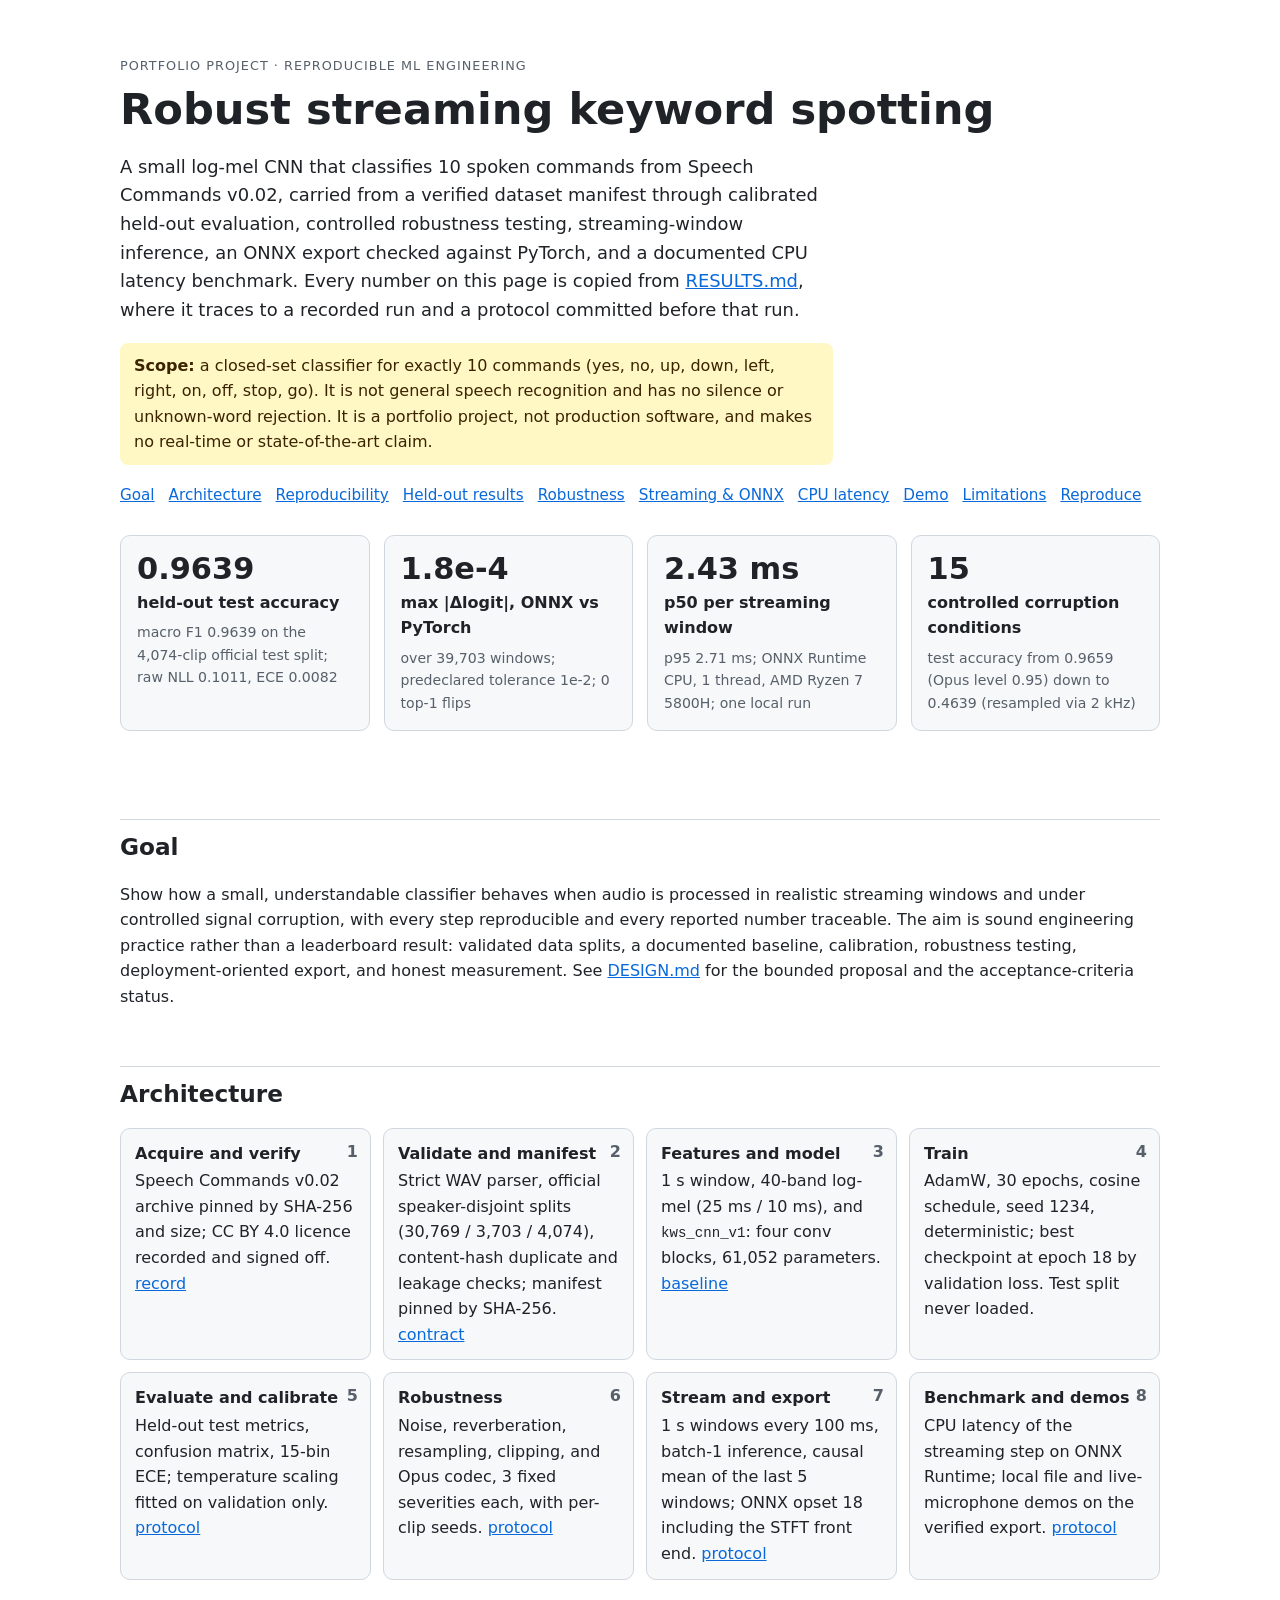
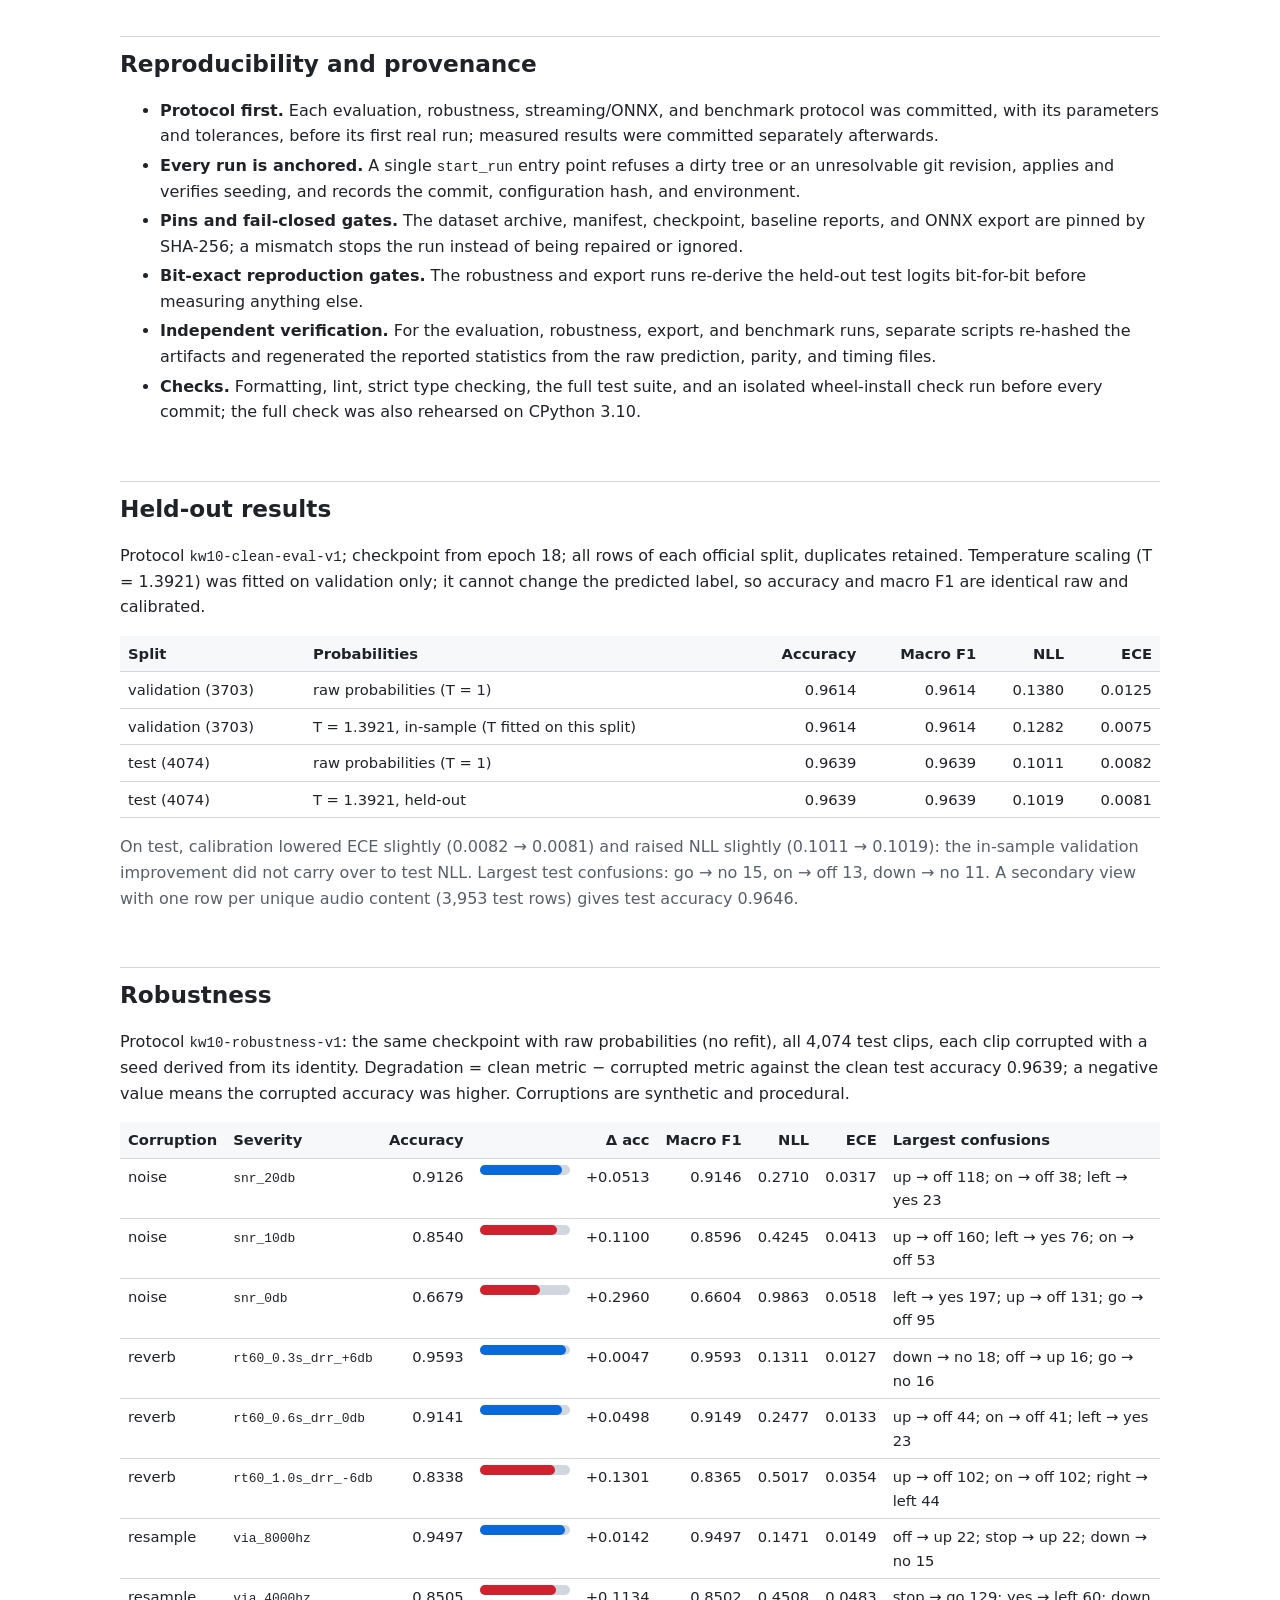
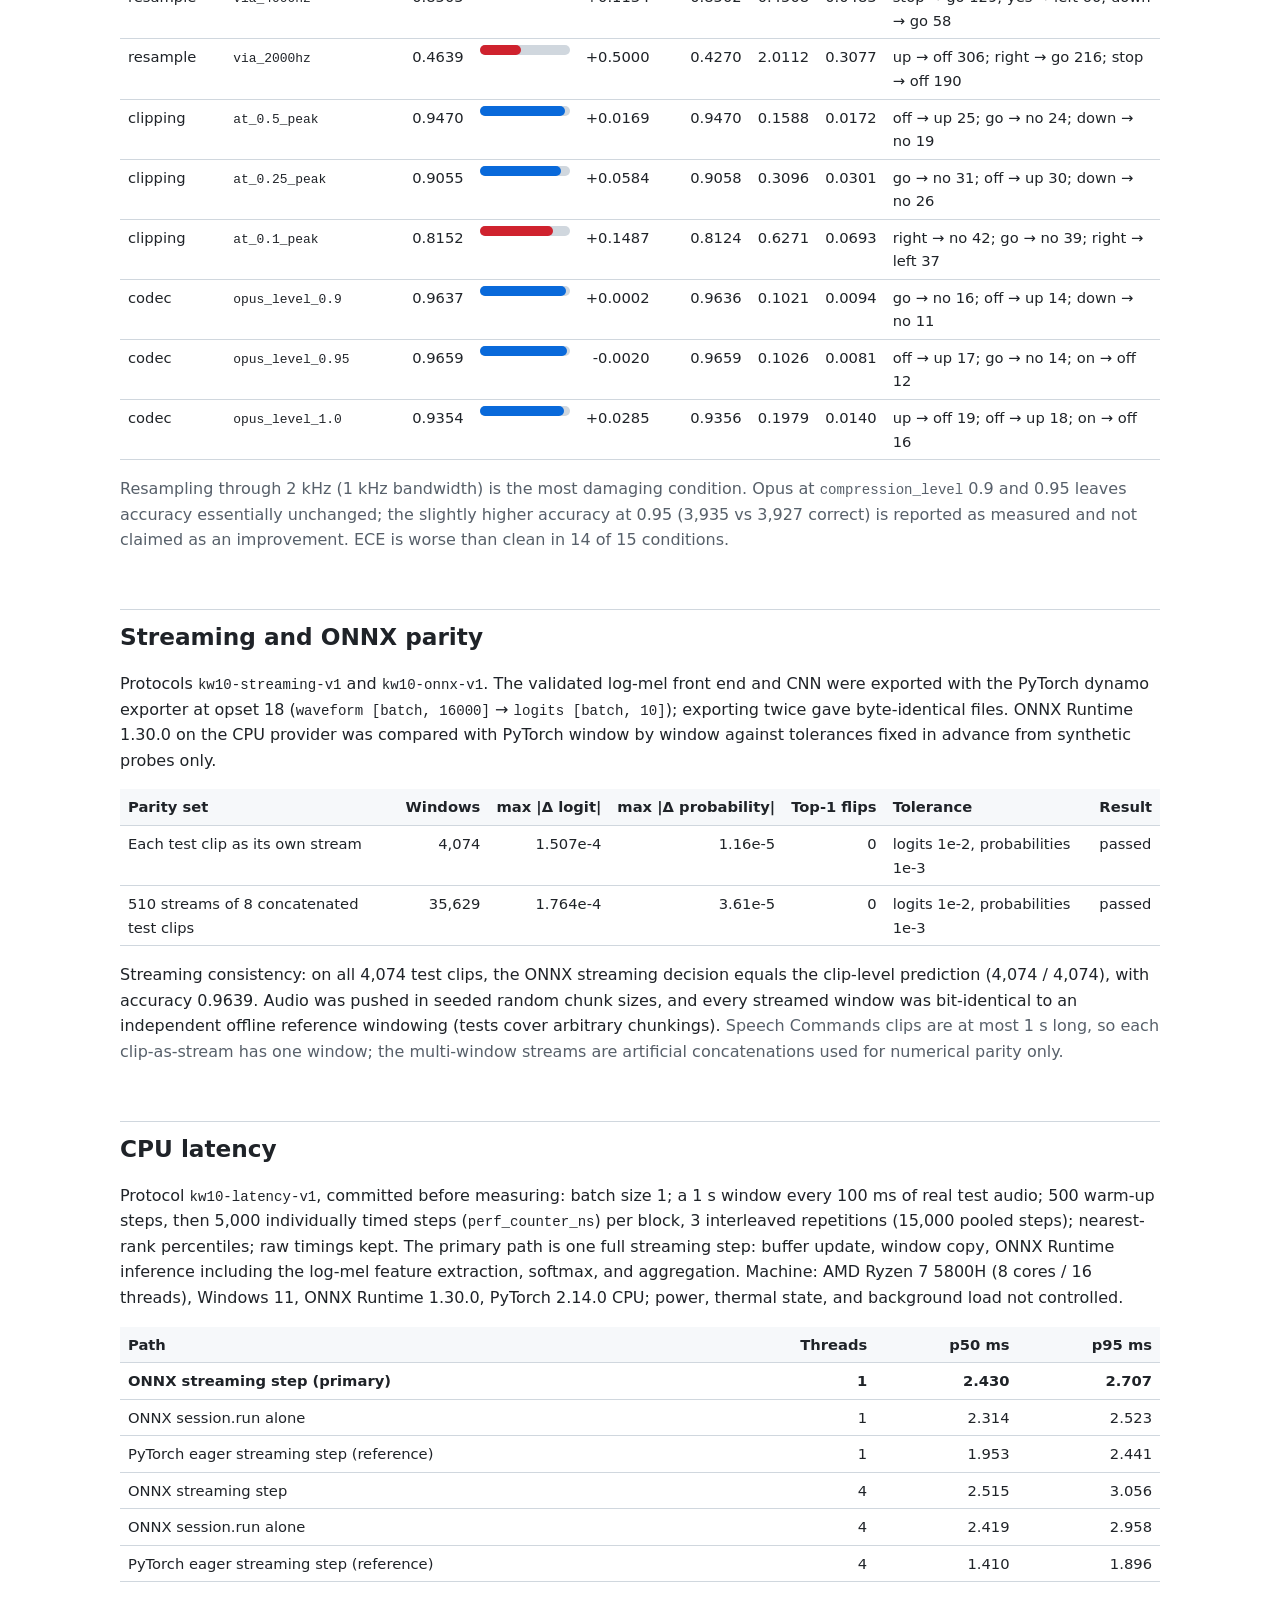
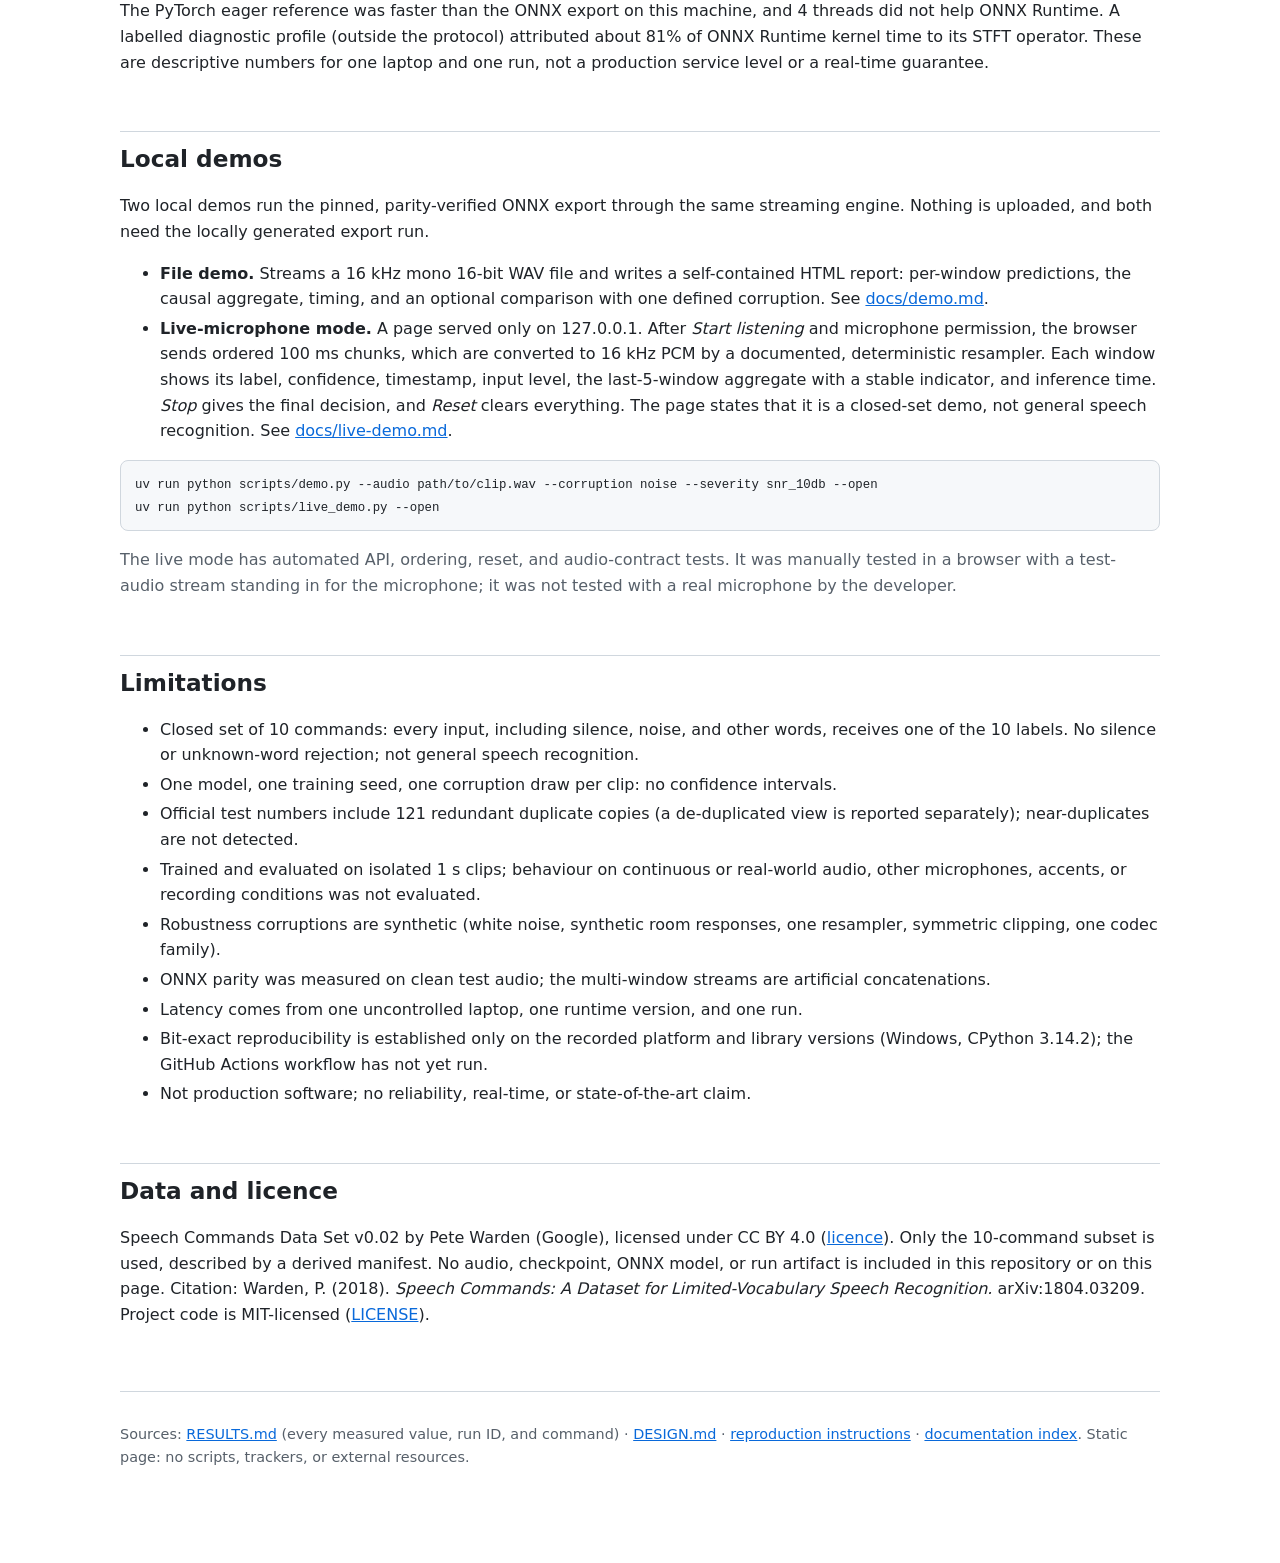
<file: docs/index.html>
<!doctype html>
<html lang="en">
<head>
<meta charset="utf-8">
<meta name="viewport" content="width=device-width, initial-scale=1">
<title>Robust streaming keyword spotting</title>
<meta name="description" content="A reproducible 10-command keyword classifier on Speech Commands v0.02: verified data, calibrated evaluation, robustness suite, streaming inference, ONNX parity, and a documented CPU benchmark.">
<style>
:root { --bg:#ffffff; --fg:#1f2328; --muted:#57606a; --card:#f6f8fa; --line:#d0d7de; --accent:#0969da;
  --accent-soft:#ddf4ff; --warn-bg:#fff8c5; --warn-fg:#3b2300; --bar:#0969da; --bar-bad:#cf222e; }
@media (prefers-color-scheme: dark) {
  :root { --bg:#0d1117; --fg:#e6edf3; --muted:#9198a1; --card:#161b22; --line:#30363d; --accent:#4493f8;
    --accent-soft:#0c2d6b; --warn-bg:#3b2e00; --warn-fg:#f5e0a8; --bar:#4493f8; --bar-bad:#f85149; }
}
* { box-sizing:border-box; }
html { scroll-behavior:smooth; }
body { margin:0; background:var(--bg); color:var(--fg);
  font:16px/1.6 system-ui,-apple-system,"Segoe UI",Roboto,sans-serif; }
main { max-width:1080px; margin:0 auto; padding:0 20px 80px; }
a { color:var(--accent); }
header.hero { padding:56px 0 24px; }
.eyebrow { text-transform:uppercase; letter-spacing:.08em; font-size:.8rem; color:var(--muted); margin:0; }
h1 { font-size:clamp(1.9rem,4vw,2.7rem); line-height:1.15; margin:.2em 0 .4em; }
h2 { font-size:1.45rem; margin:56px 0 12px; padding-top:8px; border-top:1px solid var(--line); }
h3 { font-size:1.05rem; margin:24px 0 8px; }
.lede { font-size:1.12rem; max-width:62ch; }
.notice { background:var(--warn-bg); color:var(--warn-fg); padding:10px 14px; border-radius:8px; max-width:70ch; }
nav.toc { display:flex; flex-wrap:wrap; gap:6px 14px; margin-top:18px; font-size:.95rem; }
.stats { display:grid; grid-template-columns:repeat(auto-fit,minmax(220px,1fr)); gap:14px; margin:28px 0 8px; }
.stat { background:var(--card); border:1px solid var(--line); border-radius:10px; padding:16px; }
.stat .value { font-size:1.9rem; font-weight:700; line-height:1.1; }
.stat .label { font-weight:600; margin-top:4px; }
.stat .detail { color:var(--muted); font-size:.88rem; margin-top:6px; }
.muted { color:var(--muted); }
.pipeline { list-style:none; padding:0; margin:16px 0; display:grid;
  grid-template-columns:repeat(auto-fit,minmax(230px,1fr)); gap:12px; counter-reset:step; }
.pipeline li { background:var(--card); border:1px solid var(--line); border-radius:10px; padding:12px 14px;
  counter-increment:step; position:relative; }
.pipeline li::before { content:counter(step); position:absolute; top:10px; right:12px; color:var(--muted);
  font-weight:700; }
.pipeline strong { display:block; margin-bottom:2px; }
.table-wrap { overflow-x:auto; margin:10px 0; }
table { border-collapse:collapse; width:100%; font-size:.92rem; }
th, td { border-bottom:1px solid var(--line); padding:6px 8px; text-align:left; vertical-align:top; }
th { background:var(--card); }
td.num, th.num { text-align:right; font-variant-numeric:tabular-nums; white-space:nowrap; }
tr.primary td { font-weight:650; }
.bar { position:relative; height:10px; min-width:90px; background:var(--line); border-radius:5px; }
.bar span { position:absolute; left:0; top:0; bottom:0; border-radius:5px; background:var(--bar); }
.bar span.bad { background:var(--bar-bad); }
code, pre { font-family:ui-monospace,SFMono-Regular,Consolas,monospace; font-size:.88em; }
pre { background:var(--card); border:1px solid var(--line); border-radius:8px; padding:12px 14px;
  overflow-x:auto; }
ul.tight li { margin:4px 0; }
footer { margin-top:64px; padding-top:16px; border-top:1px solid var(--line); color:var(--muted);
  font-size:.9rem; }
</style>
</head>
<body>
<main>
<header class="hero">
<p class="eyebrow">Portfolio project &middot; reproducible ML engineering</p>
<h1>Robust streaming keyword spotting</h1>
<p class="lede">A small log-mel CNN that classifies 10 spoken commands from Speech Commands v0.02, carried from a verified dataset manifest through calibrated held-out evaluation, controlled robustness testing, streaming-window inference, an ONNX export checked against PyTorch, and a documented CPU latency benchmark. Every number on this page is copied from <a href="../RESULTS.md">RESULTS.md</a>, where it traces to a recorded run and a protocol committed before that run.</p>
<p class="notice"><strong>Scope:</strong> a closed-set classifier for exactly 10 commands (yes, no, up, down, left, right, on, off, stop, go). It is not general speech recognition and has no silence or unknown-word rejection. It is a portfolio project, not production software, and makes no real-time or state-of-the-art claim.</p>
<nav class="toc" aria-label="Sections">
<a href="#goal">Goal</a><a href="#architecture">Architecture</a><a href="#provenance">Reproducibility</a><a href="#results">Held-out results</a><a href="#robustness">Robustness</a><a href="#parity">Streaming &amp; ONNX</a><a href="#latency">CPU latency</a><a href="#demo">Demo</a><a href="#limitations">Limitations</a><a href="../README.md#reproducing-the-pipeline">Reproduce</a>
</nav>
<div class="stats">
<div class="stat"><div class="value">0.9639</div><div class="label">held-out test accuracy</div><div class="detail">macro F1 0.9639 on the 4,074-clip official test split; raw NLL 0.1011, ECE 0.0082</div></div>
<div class="stat"><div class="value">1.8e-4</div><div class="label">max |&Delta;logit|, ONNX vs PyTorch</div><div class="detail">over 39,703 windows; predeclared tolerance 1e-2; 0 top-1 flips</div></div>
<div class="stat"><div class="value">2.43 ms</div><div class="label">p50 per streaming window</div><div class="detail">p95 2.71 ms; ONNX Runtime CPU, 1 thread, AMD Ryzen 7 5800H; one local run</div></div>
<div class="stat"><div class="value">15</div><div class="label">controlled corruption conditions</div><div class="detail">test accuracy from 0.9659 (Opus level 0.95) down to 0.4639 (resampled via 2 kHz)</div></div>
</div>
</header>

<section id="goal">
<h2>Goal</h2>
<p>Show how a small, understandable classifier behaves when audio is processed in realistic streaming windows and under controlled signal corruption, with every step reproducible and every reported number traceable. The aim is sound engineering practice rather than a leaderboard result: validated data splits, a documented baseline, calibration, robustness testing, deployment-oriented export, and honest measurement. See <a href="../DESIGN.md">DESIGN.md</a> for the bounded proposal and the acceptance-criteria status.</p>
</section>

<section id="architecture">
<h2>Architecture</h2>
<ol class="pipeline">
<li><strong>Acquire and verify</strong>Speech Commands v0.02 archive pinned by SHA-256 and size; CC BY 4.0 licence recorded and signed off. <a href="datasets/speech_commands_v0.02.md">record</a></li>
<li><strong>Validate and manifest</strong>Strict WAV parser, official speaker-disjoint splits (30,769 / 3,703 / 4,074), content-hash duplicate and leakage checks; manifest pinned by SHA-256. <a href="data-contract.md">contract</a></li>
<li><strong>Features and model</strong>1 s window, 40-band log-mel (25 ms / 10 ms), and <code>kws_cnn_v1</code>: four conv blocks, 61,052 parameters. <a href="baseline.md">baseline</a></li>
<li><strong>Train</strong>AdamW, 30 epochs, cosine schedule, seed 1234, deterministic; best checkpoint at epoch 18 by validation loss. Test split never loaded.</li>
<li><strong>Evaluate and calibrate</strong>Held-out test metrics, confusion matrix, 15-bin ECE; temperature scaling fitted on validation only. <a href="evaluation-protocol.md">protocol</a></li>
<li><strong>Robustness</strong>Noise, reverberation, resampling, clipping, and Opus codec, 3 fixed severities each, with per-clip seeds. <a href="robustness-protocol.md">protocol</a></li>
<li><strong>Stream and export</strong>1 s windows every 100 ms, batch-1 inference, causal mean of the last 5 windows; ONNX opset 18 including the STFT front end. <a href="streaming-onnx-protocol.md">protocol</a></li>
<li><strong>Benchmark and demos</strong>CPU latency of the streaming step on ONNX Runtime; local file and live-microphone demos on the verified export. <a href="benchmark-protocol.md">protocol</a></li>
</ol>
</section>

<section id="provenance">
<h2>Reproducibility and provenance</h2>
<ul class="tight">
<li><strong>Protocol first.</strong> Each evaluation, robustness, streaming/ONNX, and benchmark protocol was committed, with its parameters and tolerances, before its first real run; measured results were committed separately afterwards.</li>
<li><strong>Every run is anchored.</strong> A single <code>start_run</code> entry point refuses a dirty tree or an unresolvable git revision, applies and verifies seeding, and records the commit, configuration hash, and environment.</li>
<li><strong>Pins and fail-closed gates.</strong> The dataset archive, manifest, checkpoint, baseline reports, and ONNX export are pinned by SHA-256; a mismatch stops the run instead of being repaired or ignored.</li>
<li><strong>Bit-exact reproduction gates.</strong> The robustness and export runs re-derive the held-out test logits bit-for-bit before measuring anything else.</li>
<li><strong>Independent verification.</strong> For the evaluation, robustness, export, and benchmark runs, separate scripts re-hashed the artifacts and regenerated the reported statistics from the raw prediction, parity, and timing files.</li>
<li><strong>Checks.</strong> Formatting, lint, strict type checking, the full test suite, and an isolated wheel-install check run before every commit; the full check was also rehearsed on CPython 3.10.</li>
</ul>
</section>

<section id="results">
<h2>Held-out results</h2>
<p>Protocol <code>kw10-clean-eval-v1</code>; checkpoint from epoch 18; all rows of each official split, duplicates retained. Temperature scaling (T = 1.3921) was fitted on validation only; it cannot change the predicted label, so accuracy and macro F1 are identical raw and calibrated.</p>
<div class="table-wrap"><table>
<tr><th>Split</th><th>Probabilities</th><th class="num">Accuracy</th><th class="num">Macro F1</th><th class="num">NLL</th><th class="num">ECE</th></tr>
<tr><td>validation (3703)</td><td>raw probabilities (T = 1)</td><td class="num">0.9614</td><td class="num">0.9614</td><td class="num">0.1380</td><td class="num">0.0125</td></tr>
<tr><td>validation (3703)</td><td>T = 1.3921, in-sample (T fitted on this split)</td><td class="num">0.9614</td><td class="num">0.9614</td><td class="num">0.1282</td><td class="num">0.0075</td></tr>
<tr><td>test (4074)</td><td>raw probabilities (T = 1)</td><td class="num">0.9639</td><td class="num">0.9639</td><td class="num">0.1011</td><td class="num">0.0082</td></tr>
<tr><td>test (4074)</td><td>T = 1.3921, held-out</td><td class="num">0.9639</td><td class="num">0.9639</td><td class="num">0.1019</td><td class="num">0.0081</td></tr>
</table></div>
<p class="muted">On test, calibration lowered ECE slightly (0.0082 &rarr; 0.0081) and raised NLL slightly (0.1011 &rarr; 0.1019): the in-sample validation improvement did not carry over to test NLL. Largest test confusions: go &rarr; no 15, on &rarr; off 13, down &rarr; no 11. A secondary view with one row per unique audio content (3,953 test rows) gives test accuracy 0.9646.</p>
</section>

<section id="robustness">
<h2>Robustness</h2>
<p>Protocol <code>kw10-robustness-v1</code>: the same checkpoint with raw probabilities (no refit), all 4,074 test clips, each clip corrupted with a seed derived from its identity. Degradation = clean metric &minus; corrupted metric against the clean test accuracy 0.9639; a negative value means the corrupted accuracy was higher. Corruptions are synthetic and procedural.</p>
<div class="table-wrap"><table>
<tr><th>Corruption</th><th>Severity</th><th class="num">Accuracy</th><th></th><th class="num">&Delta; acc</th><th class="num">Macro F1</th><th class="num">NLL</th><th class="num">ECE</th><th>Largest confusions</th></tr>
<tr data-condition="noise/snr_20db"><td>noise</td><td><code>snr_20db</code></td><td class="num">0.9126</td><td><div class="bar" title="accuracy 0.9126"><span class="" style="width:91.26%"></span></div></td><td class="num">+0.0513</td><td class="num">0.9146</td><td class="num">0.2710</td><td class="num">0.0317</td><td>up → off 118; on → off 38; left → yes 23</td></tr>
<tr data-condition="noise/snr_10db"><td>noise</td><td><code>snr_10db</code></td><td class="num">0.8540</td><td><div class="bar" title="accuracy 0.8540"><span class="bad" style="width:85.40%"></span></div></td><td class="num">+0.1100</td><td class="num">0.8596</td><td class="num">0.4245</td><td class="num">0.0413</td><td>up → off 160; left → yes 76; on → off 53</td></tr>
<tr data-condition="noise/snr_0db"><td>noise</td><td><code>snr_0db</code></td><td class="num">0.6679</td><td><div class="bar" title="accuracy 0.6679"><span class="bad" style="width:66.79%"></span></div></td><td class="num">+0.2960</td><td class="num">0.6604</td><td class="num">0.9863</td><td class="num">0.0518</td><td>left → yes 197; up → off 131; go → off 95</td></tr>
<tr data-condition="reverb/rt60_0.3s_drr_+6db"><td>reverb</td><td><code>rt60_0.3s_drr_+6db</code></td><td class="num">0.9593</td><td><div class="bar" title="accuracy 0.9593"><span class="" style="width:95.93%"></span></div></td><td class="num">+0.0047</td><td class="num">0.9593</td><td class="num">0.1311</td><td class="num">0.0127</td><td>down → no 18; off → up 16; go → no 16</td></tr>
<tr data-condition="reverb/rt60_0.6s_drr_0db"><td>reverb</td><td><code>rt60_0.6s_drr_0db</code></td><td class="num">0.9141</td><td><div class="bar" title="accuracy 0.9141"><span class="" style="width:91.41%"></span></div></td><td class="num">+0.0498</td><td class="num">0.9149</td><td class="num">0.2477</td><td class="num">0.0133</td><td>up → off 44; on → off 41; left → yes 23</td></tr>
<tr data-condition="reverb/rt60_1.0s_drr_-6db"><td>reverb</td><td><code>rt60_1.0s_drr_-6db</code></td><td class="num">0.8338</td><td><div class="bar" title="accuracy 0.8338"><span class="bad" style="width:83.38%"></span></div></td><td class="num">+0.1301</td><td class="num">0.8365</td><td class="num">0.5017</td><td class="num">0.0354</td><td>up → off 102; on → off 102; right → left 44</td></tr>
<tr data-condition="resample/via_8000hz"><td>resample</td><td><code>via_8000hz</code></td><td class="num">0.9497</td><td><div class="bar" title="accuracy 0.9497"><span class="" style="width:94.97%"></span></div></td><td class="num">+0.0142</td><td class="num">0.9497</td><td class="num">0.1471</td><td class="num">0.0149</td><td>off → up 22; stop → up 22; down → no 15</td></tr>
<tr data-condition="resample/via_4000hz"><td>resample</td><td><code>via_4000hz</code></td><td class="num">0.8505</td><td><div class="bar" title="accuracy 0.8505"><span class="bad" style="width:85.05%"></span></div></td><td class="num">+0.1134</td><td class="num">0.8502</td><td class="num">0.4508</td><td class="num">0.0483</td><td>stop → go 129; yes → left 60; down → go 58</td></tr>
<tr data-condition="resample/via_2000hz"><td>resample</td><td><code>via_2000hz</code></td><td class="num">0.4639</td><td><div class="bar" title="accuracy 0.4639"><span class="bad" style="width:46.39%"></span></div></td><td class="num">+0.5000</td><td class="num">0.4270</td><td class="num">2.0112</td><td class="num">0.3077</td><td>up → off 306; right → go 216; stop → off 190</td></tr>
<tr data-condition="clipping/at_0.5_peak"><td>clipping</td><td><code>at_0.5_peak</code></td><td class="num">0.9470</td><td><div class="bar" title="accuracy 0.9470"><span class="" style="width:94.70%"></span></div></td><td class="num">+0.0169</td><td class="num">0.9470</td><td class="num">0.1588</td><td class="num">0.0172</td><td>off → up 25; go → no 24; down → no 19</td></tr>
<tr data-condition="clipping/at_0.25_peak"><td>clipping</td><td><code>at_0.25_peak</code></td><td class="num">0.9055</td><td><div class="bar" title="accuracy 0.9055"><span class="" style="width:90.55%"></span></div></td><td class="num">+0.0584</td><td class="num">0.9058</td><td class="num">0.3096</td><td class="num">0.0301</td><td>go → no 31; off → up 30; down → no 26</td></tr>
<tr data-condition="clipping/at_0.1_peak"><td>clipping</td><td><code>at_0.1_peak</code></td><td class="num">0.8152</td><td><div class="bar" title="accuracy 0.8152"><span class="bad" style="width:81.52%"></span></div></td><td class="num">+0.1487</td><td class="num">0.8124</td><td class="num">0.6271</td><td class="num">0.0693</td><td>right → no 42; go → no 39; right → left 37</td></tr>
<tr data-condition="codec/opus_level_0.9"><td>codec</td><td><code>opus_level_0.9</code></td><td class="num">0.9637</td><td><div class="bar" title="accuracy 0.9637"><span class="" style="width:96.37%"></span></div></td><td class="num">+0.0002</td><td class="num">0.9636</td><td class="num">0.1021</td><td class="num">0.0094</td><td>go → no 16; off → up 14; down → no 11</td></tr>
<tr data-condition="codec/opus_level_0.95"><td>codec</td><td><code>opus_level_0.95</code></td><td class="num">0.9659</td><td><div class="bar" title="accuracy 0.9659"><span class="" style="width:96.59%"></span></div></td><td class="num">-0.0020</td><td class="num">0.9659</td><td class="num">0.1026</td><td class="num">0.0081</td><td>off → up 17; go → no 14; on → off 12</td></tr>
<tr data-condition="codec/opus_level_1.0"><td>codec</td><td><code>opus_level_1.0</code></td><td class="num">0.9354</td><td><div class="bar" title="accuracy 0.9354"><span class="" style="width:93.54%"></span></div></td><td class="num">+0.0285</td><td class="num">0.9356</td><td class="num">0.1979</td><td class="num">0.0140</td><td>up → off 19; off → up 18; on → off 16</td></tr>
</table></div>
<p class="muted">Resampling through 2 kHz (1 kHz bandwidth) is the most damaging condition. Opus at <code>compression_level</code> 0.9 and 0.95 leaves accuracy essentially unchanged; the slightly higher accuracy at 0.95 (3,935 vs 3,927 correct) is reported as measured and not claimed as an improvement. ECE is worse than clean in 14 of 15 conditions.</p>
</section>

<section id="parity">
<h2>Streaming and ONNX parity</h2>
<p>Protocols <code>kw10-streaming-v1</code> and <code>kw10-onnx-v1</code>. The validated log-mel front end and CNN were exported with the PyTorch dynamo exporter at opset 18 (<code>waveform [batch, 16000]</code> &rarr; <code>logits [batch, 10]</code>); exporting twice gave byte-identical files. ONNX Runtime 1.30.0 on the CPU provider was compared with PyTorch window by window against tolerances fixed in advance from synthetic probes only.</p>
<div class="table-wrap"><table>
<tr><th>Parity set</th><th class="num">Windows</th><th class="num">max |&Delta; logit|</th><th class="num">max |&Delta; probability|</th><th class="num">Top-1 flips</th><th>Tolerance</th><th>Result</th></tr>
<tr><td>Each test clip as its own stream</td><td class="num">4,074</td><td class="num">1.507e-4</td><td class="num">1.16e-5</td><td class="num">0</td><td>logits 1e-2, probabilities 1e-3</td><td>passed</td></tr>
<tr><td>510 streams of 8 concatenated test clips</td><td class="num">35,629</td><td class="num">1.764e-4</td><td class="num">3.61e-5</td><td class="num">0</td><td>logits 1e-2, probabilities 1e-3</td><td>passed</td></tr>
</table></div>
<p>Streaming consistency: on all 4,074 test clips, the ONNX streaming decision equals the clip-level prediction (4,074 / 4,074), with accuracy 0.9639. Audio was pushed in seeded random chunk sizes, and every streamed window was bit-identical to an independent offline reference windowing (tests cover arbitrary chunkings). <span class="muted">Speech Commands clips are at most 1 s long, so each clip-as-stream has one window; the multi-window streams are artificial concatenations used for numerical parity only.</span></p>
</section>

<section id="latency">
<h2>CPU latency</h2>
<p>Protocol <code>kw10-latency-v1</code>, committed before measuring: batch size 1; a 1 s window every 100 ms of real test audio; 500 warm-up steps, then 5,000 individually timed steps (<code>perf_counter_ns</code>) per block, 3 interleaved repetitions (15,000 pooled steps); nearest-rank percentiles; raw timings kept. The primary path is one full streaming step: buffer update, window copy, ONNX Runtime inference including the log-mel feature extraction, softmax, and aggregation. Machine: AMD Ryzen 7 5800H (8 cores / 16 threads), Windows 11, ONNX Runtime 1.30.0, PyTorch 2.14.0 CPU; power, thermal state, and background load not controlled.</p>
<div class="table-wrap"><table>
<tr><th>Path</th><th class="num">Threads</th><th class="num">p50 ms</th><th class="num">p95 ms</th></tr>
<tr class="primary" data-latency="ONNX streaming step/1"><td>ONNX streaming step (primary)</td><td class="num">1</td><td class="num">2.430</td><td class="num">2.707</td></tr>
<tr data-latency="ONNX session.run alone/1"><td>ONNX session.run alone</td><td class="num">1</td><td class="num">2.314</td><td class="num">2.523</td></tr>
<tr data-latency="PyTorch eager streaming step (reference)/1"><td>PyTorch eager streaming step (reference)</td><td class="num">1</td><td class="num">1.953</td><td class="num">2.441</td></tr>
<tr data-latency="ONNX streaming step/4"><td>ONNX streaming step</td><td class="num">4</td><td class="num">2.515</td><td class="num">3.056</td></tr>
<tr data-latency="ONNX session.run alone/4"><td>ONNX session.run alone</td><td class="num">4</td><td class="num">2.419</td><td class="num">2.958</td></tr>
<tr data-latency="PyTorch eager streaming step (reference)/4"><td>PyTorch eager streaming step (reference)</td><td class="num">4</td><td class="num">1.410</td><td class="num">1.896</td></tr>
</table></div>
<p>The PyTorch eager reference was faster than the ONNX export on this machine, and 4 threads did not help ONNX Runtime. A labelled diagnostic profile (outside the protocol) attributed about 81% of ONNX Runtime kernel time to its STFT operator. These are descriptive numbers for one laptop and one run, not a production service level or a real-time guarantee.</p>
</section>

<section id="demo">
<h2>Local demos</h2>
<p>Two local demos run the pinned, parity-verified ONNX export through the same streaming engine. Nothing is uploaded, and both need the locally generated export run.</p>
<ul class="tight">
<li><strong>File demo.</strong> Streams a 16 kHz mono 16-bit WAV file and writes a self-contained HTML report: per-window predictions, the causal aggregate, timing, and an optional comparison with one defined corruption. See <a href="demo.md">docs/demo.md</a>.</li>
<li><strong>Live-microphone mode.</strong> A page served only on 127.0.0.1. After <em>Start listening</em> and microphone permission, the browser sends ordered 100 ms chunks, which are converted to 16 kHz PCM by a documented, deterministic resampler. Each window shows its label, confidence, timestamp, input level, the last-5-window aggregate with a stable indicator, and inference time. <em>Stop</em> gives the final decision, and <em>Reset</em> clears everything. The page states that it is a closed-set demo, not general speech recognition. See <a href="live-demo.md">docs/live-demo.md</a>.</li>
</ul>
<pre><code>uv run python scripts/demo.py --audio path/to/clip.wav --corruption noise --severity snr_10db --open
uv run python scripts/live_demo.py --open</code></pre>
<p class="muted">The live mode has automated API, ordering, reset, and audio-contract tests. It was manually tested in a browser with a test-audio stream standing in for the microphone; it was not tested with a real microphone by the developer.</p>
</section>

<section id="limitations">
<h2>Limitations</h2>
<ul class="tight">
<li>Closed set of 10 commands: every input, including silence, noise, and other words, receives one of the 10 labels. No silence or unknown-word rejection; not general speech recognition.</li>
<li>One model, one training seed, one corruption draw per clip: no confidence intervals.</li>
<li>Official test numbers include 121 redundant duplicate copies (a de-duplicated view is reported separately); near-duplicates are not detected.</li>
<li>Trained and evaluated on isolated 1 s clips; behaviour on continuous or real-world audio, other microphones, accents, or recording conditions was not evaluated.</li>
<li>Robustness corruptions are synthetic (white noise, synthetic room responses, one resampler, symmetric clipping, one codec family).</li>
<li>ONNX parity was measured on clean test audio; the multi-window streams are artificial concatenations.</li>
<li>Latency comes from one uncontrolled laptop, one runtime version, and one run.</li>
<li>Bit-exact reproducibility is established only on the recorded platform and library versions (Windows, CPython 3.14.2); the GitHub Actions workflow has not yet run.</li>
<li>Not production software; no reliability, real-time, or state-of-the-art claim.</li>
</ul>
</section>

<section id="data">
<h2>Data and licence</h2>
<p>Speech Commands Data Set v0.02 by Pete Warden (Google), licensed under CC BY 4.0 (<a href="https://creativecommons.org/licenses/by/4.0/">licence</a>). Only the 10-command subset is used, described by a derived manifest. No audio, checkpoint, ONNX model, or run artifact is included in this repository or on this page. Citation: Warden, P. (2018). <em>Speech Commands: A Dataset for Limited-Vocabulary Speech Recognition.</em> arXiv:1804.03209. Project code is MIT-licensed (<a href="../LICENSE">LICENSE</a>).</p>
</section>

<footer>
<p>Sources: <a href="../RESULTS.md">RESULTS.md</a> (every measured value, run ID, and command) &middot; <a href="../DESIGN.md">DESIGN.md</a> &middot; <a href="../README.md#reproducing-the-pipeline">reproduction instructions</a> &middot; <a href="README.md">documentation index</a>. Static page: no scripts, trackers, or external resources.</p>
</footer>
</main>
</body>
</html>
</file>
